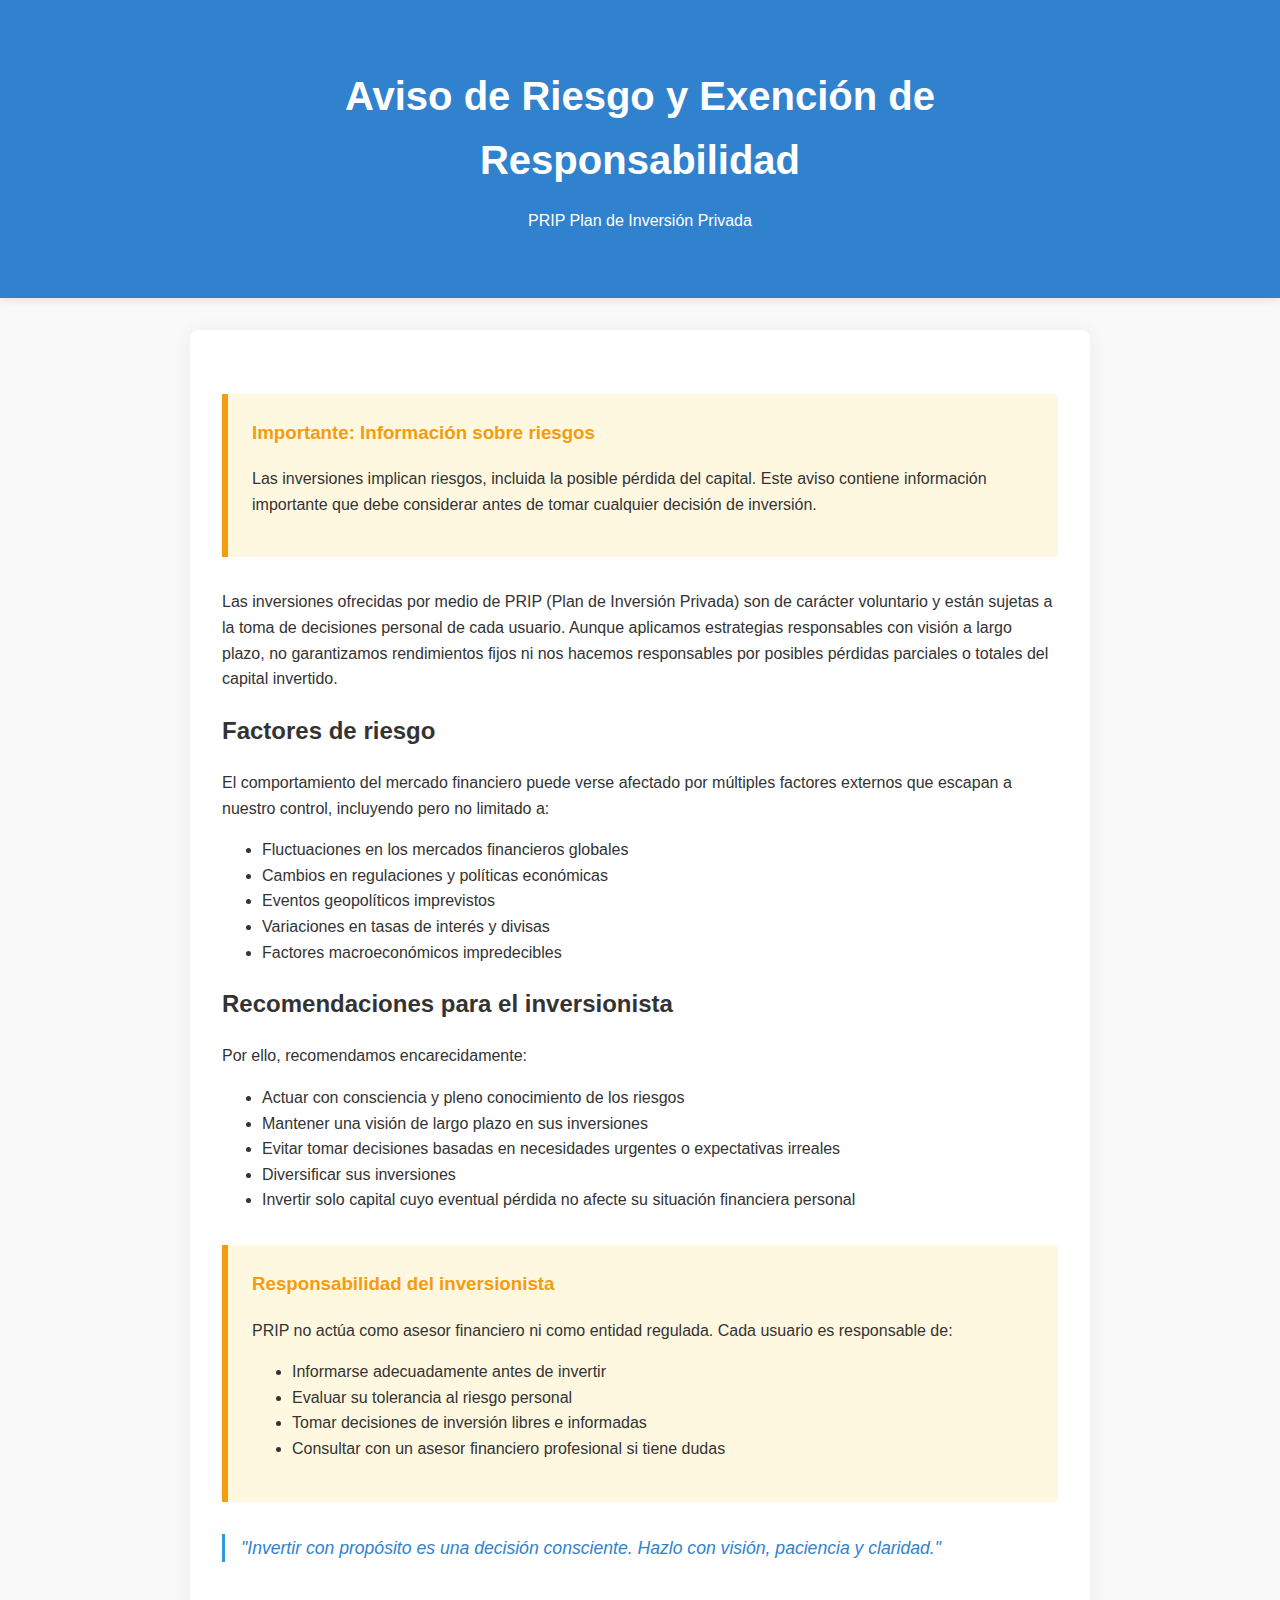
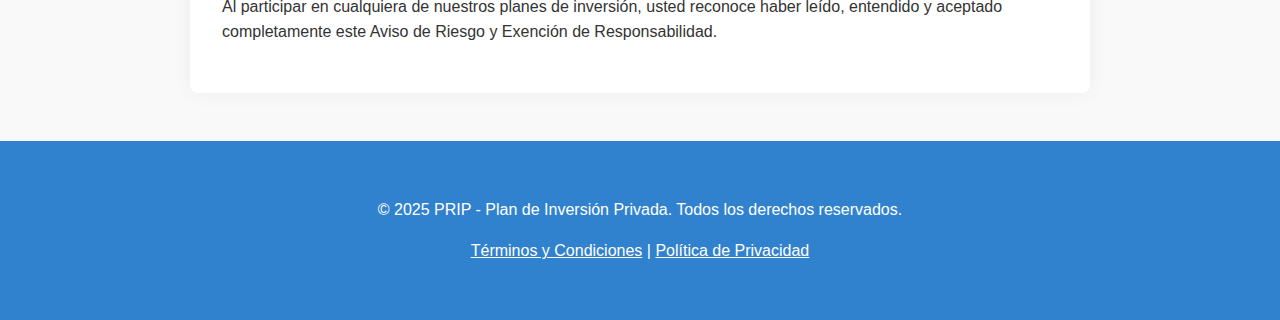
<file: Aviso de Riesgo.html>
<!DOCTYPE html>
<html lang="es">
<head>
    <meta charset="UTF-8">
    <meta name="viewport" content="width=device-width, initial-scale=1.0">
    <title>Aviso de Riesgo | PRIP Inversión</title>
    <style>
        :root {
            --primary-color: #3182ce;
            --secondary-color: #3498db;
            --accent-color: #e74c3c;
            --light-color: #ecf0f1;
            --dark-color: #3182ce;
            --warning-color: #f39c12;
        }
        
        body {
            font-family: 'Segoe UI', Tahoma, Geneva, Verdana, sans-serif;
            line-height: 1.6;
            color: #333;
            margin: 0;
            padding: 0;
            background-color: #f9f9f9;
        }
        
        .header {
            background-color: var(--primary-color);
            color: white;
            padding: 2rem 0;
            text-align: center;
            box-shadow: 0 2px 10px rgba(0,0,0,0.1);
        }
        
        .header h1 {
            margin: 0;
            font-size: 2.5rem;
        }
        
        .container {
            max-width: 900px;
            margin: 2rem auto;
            padding: 0 20px;
        }
        
        .disclaimer-content {
            background: white;
            padding: 2rem;
            border-radius: 8px;
            box-shadow: 0 0 20px rgba(0,0,0,0.05);
        }
        
        .warning-box {
            background-color: #fff8e1;
            border-left: 6px solid var(--warning-color);
            padding: 1.5rem;
            margin: 2rem 0;
            border-radius: 0 4px 4px 0;
        }
        
        .warning-box h3 {
            color: var(--warning-color);
            margin-top: 0;
        }
        
        .quote {
            font-style: italic;
            font-size: 1.1rem;
            color: var(--primary-color);
            border-left: 3px solid var(--secondary-color);
            padding-left: 1rem;
            margin: 2rem 0;
        }
        
        .footer {
            background-color: var(--dark-color);
            color: white;
            text-align: center;
            padding: 1.5rem 0;
            margin-top: 3rem;
        }
        
        @media (max-width: 768px) {
            .container {
                padding: 0 15px;
            }
            
            .disclaimer-content {
                padding: 1.5rem;
            }
            
            .header h1 {
                font-size: 2rem;
            }
        }
    </style>
</head>
<body>
    <header class="header">
        <div class="container">
            <h1>Aviso de Riesgo y Exención de Responsabilidad</h1>
            <p>PRIP Plan de Inversión Privada</p>
        </div>
    </header>
    
    <div class="container">
        <div class="disclaimer-content">
            <div class="warning-box">
                <h3>Importante: Información sobre riesgos</h3>
                <p>Las inversiones implican riesgos, incluida la posible pérdida del capital. Este aviso contiene información importante que debe considerar antes de tomar cualquier decisión de inversión.</p>
            </div>
            
            <p>Las inversiones ofrecidas por medio de PRIP (Plan de Inversión Privada) son de carácter voluntario y están sujetas a la toma de decisiones personal de cada usuario. Aunque aplicamos estrategias responsables con visión a largo plazo, no garantizamos rendimientos fijos ni nos hacemos responsables por posibles pérdidas parciales o totales del capital invertido.</p>
            
            <h2>Factores de riesgo</h2>
            <p>El comportamiento del mercado financiero puede verse afectado por múltiples factores externos que escapan a nuestro control, incluyendo pero no limitado a:</p>
            <ul>
                <li>Fluctuaciones en los mercados financieros globales</li>
                <li>Cambios en regulaciones y políticas económicas</li>
                <li>Eventos geopolíticos imprevistos</li>
                <li>Variaciones en tasas de interés y divisas</li>
                <li>Factores macroeconómicos impredecibles</li>
            </ul>
            
            <h2>Recomendaciones para el inversionista</h2>
            <p>Por ello, recomendamos encarecidamente:</p>
            <ul>
                <li>Actuar con consciencia y pleno conocimiento de los riesgos</li>
                <li>Mantener una visión de largo plazo en sus inversiones</li>
                <li>Evitar tomar decisiones basadas en necesidades urgentes o expectativas irreales</li>
                <li>Diversificar sus inversiones</li>
                <li>Invertir solo capital cuyo eventual pérdida no afecte su situación financiera personal</li>
            </ul>
            
            <div class="warning-box">
                <h3>Responsabilidad del inversionista</h3>
                <p>PRIP no actúa como asesor financiero ni como entidad regulada. Cada usuario es responsable de:</p>
                <ul>
                    <li>Informarse adecuadamente antes de invertir</li>
                    <li>Evaluar su tolerancia al riesgo personal</li>
                    <li>Tomar decisiones de inversión libres e informadas</li>
                    <li>Consultar con un asesor financiero profesional si tiene dudas</li>
                </ul>
            </div>
            
            <div class="quote">
                <p>"Invertir con propósito es una decisión consciente. Hazlo con visión, paciencia y claridad."</p>
            </div>
            
            <p>Al participar en cualquiera de nuestros planes de inversión, usted reconoce haber leído, entendido y aceptado completamente este Aviso de Riesgo y Exención de Responsabilidad.</p>
        </div>
    </div>
    
    <footer class="footer">
        <div class="container">
            <p>© 2025 PRIP - Plan de Inversión Privada. Todos los derechos reservados.</p>
            <p>
                <a href="Terminos y Condiciones.html" style="color: white;">Términos y Condiciones</a> | 
                <a href="Politica de Privacidad.html" style="color: white;">Política de Privacidad</a>
            </p>
        </div>
    </footer>
</body>
</html>
</file>
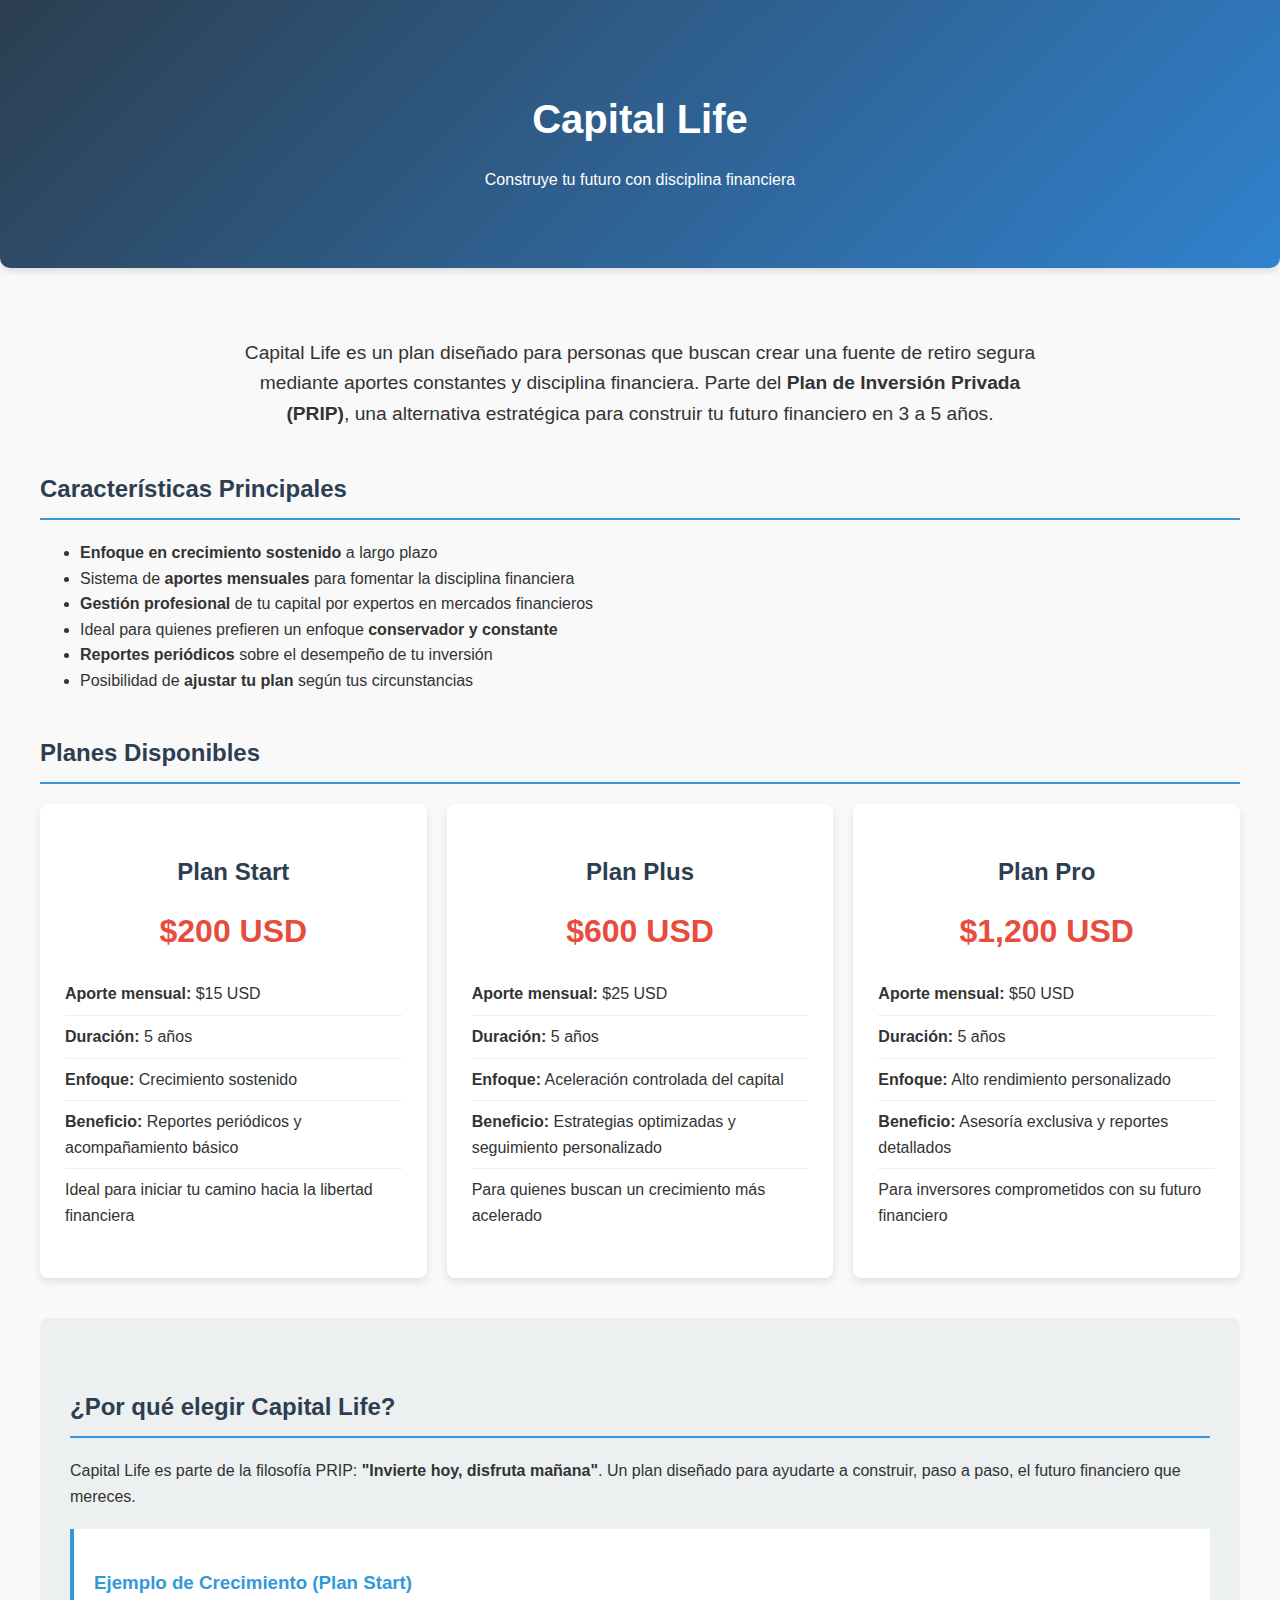
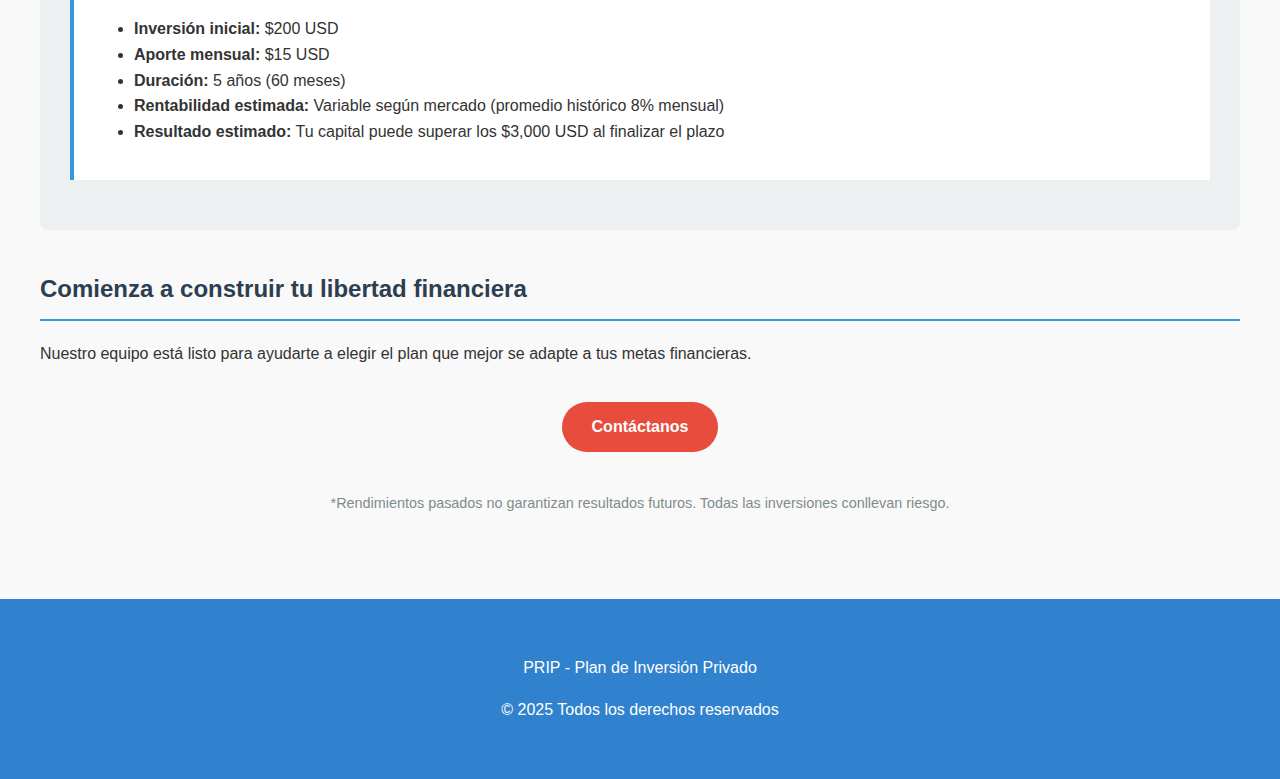
<file: Capital Lite.html>
<!DOCTYPE html>
<html lang="es">
<head>
    <meta charset="UTF-8">
    <meta name="viewport" content="width=device-width, initial-scale=1.0">
    <title>Capital Life - PRIP</title>
    <style>
        :root {
            --primary-color: #2c3e50;
            --secondary-color: #3498db;
            --accent-color: #e74c3c;
            --light-color: #ecf0f1;
            --dark-color: #3182ce;
            --text-color: #333;
            --text-light: #7f8c8d;
        }
        
        body {
            font-family: 'Segoe UI', Tahoma, Geneva, Verdana, sans-serif;
            line-height: 1.6;
            color: var(--text-color);
            margin: 0;
            padding: 0;
            background-color: #f9f9f9;
        }
        
        .container {
            max-width: 1200px;
            margin: 0 auto;
            padding: 20px;
        }
        
        header {
            background: linear-gradient(135deg, var(--primary-color), var(--dark-color));
            color: white;
            padding: 40px 20px;
            text-align: center;
            margin-bottom: 30px;
            border-radius: 0 0 10px 10px;
            box-shadow: 0 4px 6px rgba(0, 0, 0, 0.1);
        }
        
        h1 {
            font-size: 2.5rem;
            margin-bottom: 10px;
        }
        
        h2 {
            color: var(--primary-color);
            border-bottom: 2px solid var(--secondary-color);
            padding-bottom: 10px;
            margin-top: 40px;
        }
        
        h3 {
            color: var(--secondary-color);
        }
        
        .intro {
            font-size: 1.2rem;
            max-width: 800px;
            margin: 0 auto 40px;
            text-align: center;
        }
        
        .plans-container {
            display: flex;
            flex-wrap: wrap;
            justify-content: space-between;
            gap: 20px;
            margin-bottom: 40px;
        }
        
        .plan-card {
            background: white;
            border-radius: 8px;
            box-shadow: 0 4px 8px rgba(0, 0, 0, 0.1);
            padding: 25px;
            flex: 1;
            min-width: 300px;
            transition: transform 0.3s ease;
        }
        
        .plan-card:hover {
            transform: translateY(-5px);
        }
        
        .plan-title {
            font-size: 1.5rem;
            color: var(--primary-color);
            margin-bottom: 15px;
            text-align: center;
        }
        
        .plan-price {
            font-size: 2rem;
            color: var(--accent-color);
            text-align: center;
            margin: 15px 0;
            font-weight: bold;
        }
        
        .plan-features {
            list-style-type: none;
            padding: 0;
        }
        
        .plan-features li {
            padding: 8px 0;
            border-bottom: 1px solid #eee;
        }
        
        .plan-features li:last-child {
            border-bottom: none;
        }
        
        .highlight-section {
            background-color: var(--light-color);
            padding: 30px;
            border-radius: 8px;
            margin: 40px 0;
        }
        
        .example-box {
            background: white;
            border-left: 4px solid var(--secondary-color);
            padding: 20px;
            margin: 20px 0;
        }
        
        .cta-button {
            display: inline-block;
            background-color: var(--accent-color);
            color: white;
            padding: 12px 30px;
            border-radius: 50px;
            text-decoration: none;
            font-weight: bold;
            margin-top: 20px;
            transition: background-color 0.3s ease;
        }
        
        .cta-button:hover {
            background-color: #c0392b;
        }
        
        .disclaimer {
            font-size: 0.9rem;
            color: var(--text-light);
            margin-top: 40px;
            text-align: center;
        }
        
        footer {
            background-color: var(--dark-color);
            color: white;
            text-align: center;
            padding: 20px;
            margin-top: 50px;
        }
        
        @media (max-width: 768px) {
            .plans-container {
                flex-direction: column;
            }
            
            .plan-card {
                width: 100%;
            }
        }
    </style>
</head>
<body>
    <header>
        <div class="container">
            <h1>Capital Life</h1>
            <p>Construye tu futuro con disciplina financiera</p>
        </div>
    </header>
    
    <div class="container">
        <section>
            <div class="intro">
                <p>Capital Life es un plan diseñado para personas que buscan crear una fuente de retiro segura mediante aportes constantes y disciplina financiera. Parte del <strong>Plan de Inversión Privada (PRIP)</strong>, una alternativa estratégica para construir tu futuro financiero en 3 a 5 años.</p>
            </div>
            
            <h2>Características Principales</h2>
            <ul>
                <li><strong>Enfoque en crecimiento sostenido</strong> a largo plazo</li>
                <li>Sistema de <strong>aportes mensuales</strong> para fomentar la disciplina financiera</li>
                <li><strong>Gestión profesional</strong> de tu capital por expertos en mercados financieros</li>
                <li>Ideal para quienes prefieren un enfoque <strong>conservador y constante</strong></li>
                <li><strong>Reportes periódicos</strong> sobre el desempeño de tu inversión</li>
                <li>Posibilidad de <strong>ajustar tu plan</strong> según tus circunstancias</li>
            </ul>
        </section>
        
        <section>
            <h2>Planes Disponibles</h2>
            <div class="plans-container">
                <div class="plan-card">
                    <h3 class="plan-title">Plan Start</h3>
                    <div class="plan-price">$200 USD</div>
                    <ul class="plan-features">
                        <li><strong>Aporte mensual:</strong> $15 USD</li>
                        <li><strong>Duración:</strong> 5 años</li>
                        <li><strong>Enfoque:</strong> Crecimiento sostenido</li>
                        <li><strong>Beneficio:</strong> Reportes periódicos y acompañamiento básico</li>
                        <li>Ideal para iniciar tu camino hacia la libertad financiera</li>
                    </ul>
                </div>
                
                <div class="plan-card">
                    <h3 class="plan-title">Plan Plus</h3>
                    <div class="plan-price">$600 USD</div>
                    <ul class="plan-features">
                        <li><strong>Aporte mensual:</strong> $25 USD</li>
                        <li><strong>Duración:</strong> 5 años</li>
                        <li><strong>Enfoque:</strong> Aceleración controlada del capital</li>
                        <li><strong>Beneficio:</strong> Estrategias optimizadas y seguimiento personalizado</li>
                        <li>Para quienes buscan un crecimiento más acelerado</li>
                    </ul>
                </div>
                
                <div class="plan-card">
                    <h3 class="plan-title">Plan Pro</h3>
                    <div class="plan-price">$1,200 USD</div>
                    <ul class="plan-features">
                        <li><strong>Aporte mensual:</strong> $50 USD</li>
                        <li><strong>Duración:</strong> 5 años</li>
                        <li><strong>Enfoque:</strong> Alto rendimiento personalizado</li>
                        <li><strong>Beneficio:</strong> Asesoría exclusiva y reportes detallados</li>
                        <li>Para inversores comprometidos con su futuro financiero</li>
                    </ul>
                </div>
            </div>
        </section>
        
        <section class="highlight-section">
            <h2>¿Por qué elegir Capital Life?</h2>
            <p>Capital Life es parte de la filosofía PRIP: <strong>"Invierte hoy, disfruta mañana"</strong>. Un plan diseñado para ayudarte a construir, paso a paso, el futuro financiero que mereces.</p>
            
            <div class="example-box">
                <h3>Ejemplo de Crecimiento (Plan Start)</h3>
                <ul>
                    <li><strong>Inversión inicial:</strong> $200 USD</li>
                    <li><strong>Aporte mensual:</strong> $15 USD</li>
                    <li><strong>Duración:</strong> 5 años (60 meses)</li>
                    <li><strong>Rentabilidad estimada:</strong> Variable según mercado (promedio histórico 8% mensual)</li>
                    <li><strong>Resultado estimado:</strong> Tu capital puede superar los $3,000 USD al finalizar el plazo</li>
                </ul>
            </div>
        </section>
        
        <section id="registro">
            <h2>Comienza a construir tu libertad financiera</h2>
            <p>Nuestro equipo está listo para ayudarte a elegir el plan que mejor se adapte a tus metas financieras.</p>
            <!-- Aquí puedes agregar un formulario de contacto o registro -->
            <p style="text-align: center;">
                <a href="mailto:info@pripinversion.com" class="cta-button">Contáctanos</a>
            </p>
        </section>
        
        <p class="disclaimer">
            *Rendimientos pasados no garantizan resultados futuros. Todas las inversiones conllevan riesgo.
        </p>
    </div>
    
    <footer>
        <div class="container">
            <p>PRIP - Plan de Inversión Privado</p>
            <p>© 2025 Todos los derechos reservados</p>
        </div>
    </footer>
</body>
</html>
</file>
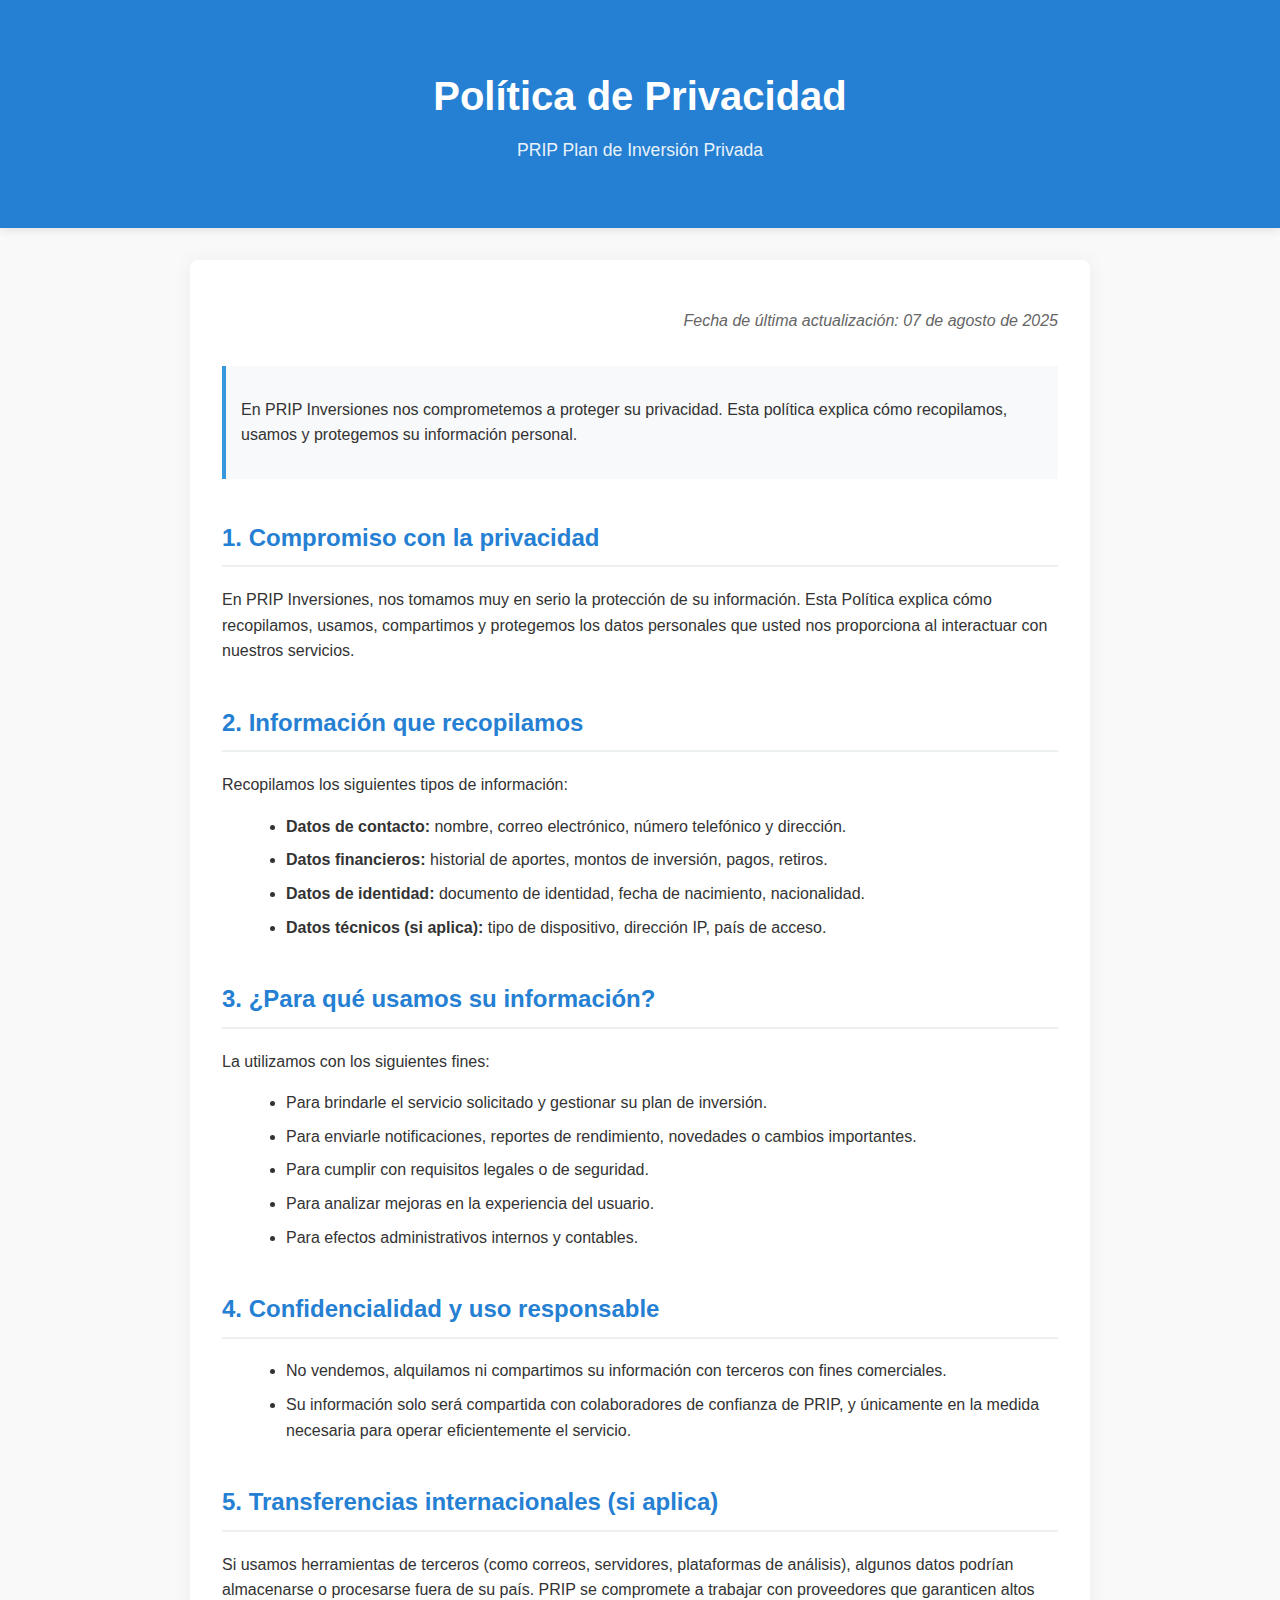
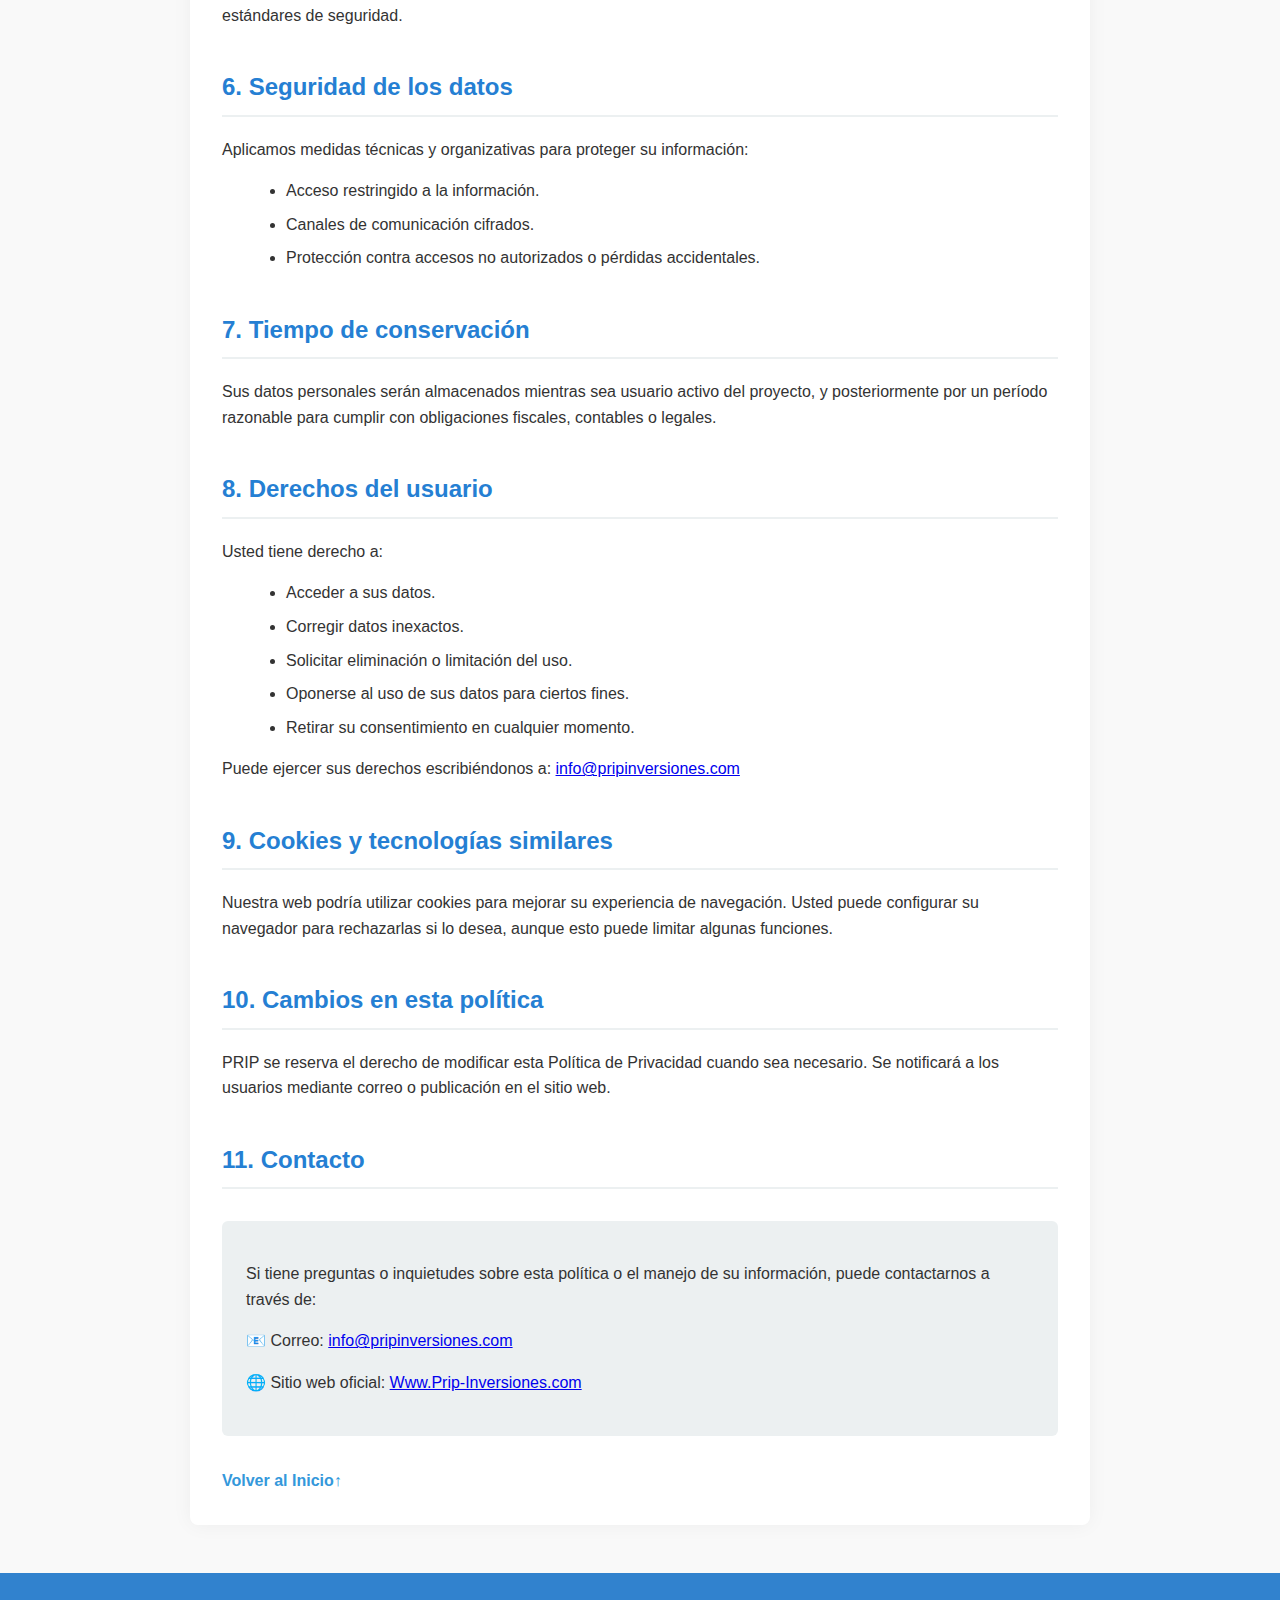
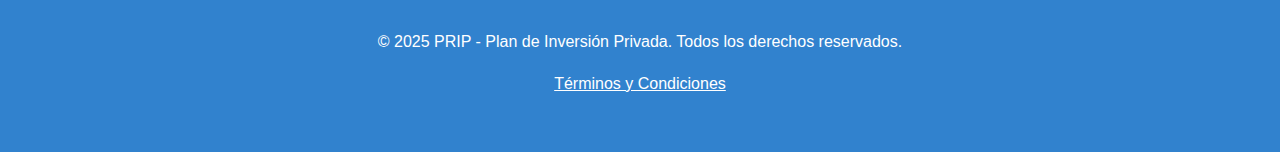
<file: Politica de Privacidad.html>
<!DOCTYPE html>
<html lang="es">
<head>
    <meta charset="UTF-8">
    <meta name="viewport" content="width=device-width, initial-scale=1.0">
    <title>Política de Privacidad | PRIP Inversión</title>
    <style>
        :root {
            --primary-color: #257FD3;
            --secondary-color: #3498db;
            --accent-color: #e74c3c;
            --light-color: #ecf0f1;
            --dark-color: #3182ce;
        }
        
        body {
            font-family: 'Segoe UI', Tahoma, Geneva, Verdana, sans-serif;
            line-height: 1.6;
            color: #333;
            margin: 0;
            padding: 0;
            background-color: #f9f9f9;
        }
        
        .header {
            background-color: var(--primary-color);
            color: white;
            padding: 2rem 0;
            text-align: center;
            box-shadow: 0 2px 10px rgba(0,0,0,0.1);
        }
        
        .header h1 {
            margin: 0;
            font-size: 2.5rem;
        }
        
        .header p {
            margin: 0.5rem 0 0;
            font-size: 1.1rem;
            opacity: 0.9;
        }
        
        .container {
            max-width: 900px;
            margin: 2rem auto;
            padding: 0 20px;
        }
        
        .privacy-content {
            background: white;
            padding: 2rem;
            border-radius: 8px;
            box-shadow: 0 0 20px rgba(0,0,0,0.05);
        }
        
        h2 {
            color: var(--primary-color);
            margin-top: 2.5rem;
            padding-bottom: 0.5rem;
            border-bottom: 2px solid var(--light-color);
        }
        
        h3 {
            color: var(--secondary-color);
            margin-top: 1.5rem;
        }
        
        ul {
            margin-left: 1.5rem;
        }
        
        li {
            margin-bottom: 0.5rem;
        }
        
        .highlight {
            background-color: #f8f9fa;
            padding: 15px;
            border-left: 4px solid var(--secondary-color);
            margin: 1rem 0;
        }
        
        .update-date {
            text-align: right;
            font-style: italic;
            color: #666;
            margin-bottom: 2rem;
        }
        
        .footer {
            background-color: var(--dark-color);
            color: white;
            text-align: center;
            padding: 1.5rem 0;
            margin-top: 3rem;
        }
        
        .back-to-top {
            display: inline-block;
            margin-top: 2rem;
            color: var(--secondary-color);
            text-decoration: none;
            font-weight: bold;
        }
        
        .contact-info {
            background-color: var(--light-color);
            padding: 1.5rem;
            border-radius: 6px;
            margin-top: 2rem;
        }
        
        @media (max-width: 768px) {
            .container {
                padding: 0 15px;
            }
            
            .privacy-content {
                padding: 1.5rem;
            }
            
            .header h1 {
                font-size: 2rem;
            }
        }
    </style>
</head>
<body>
    <header class="header">
        <div class="container">
            <h1>Política de Privacidad</h1>
            <p>PRIP Plan de Inversión Privada</p>
        </div>
    </header>
    
    <div class="container">
        <div class="privacy-content">
            <div class="update-date">
                <p>Fecha de última actualización: 07 de agosto de 2025</p>
            </div>
            
            <div class="highlight">
                <p>En PRIP Inversiones nos comprometemos a proteger su privacidad. Esta política explica cómo recopilamos, usamos y protegemos su información personal.</p>
            </div>
            
            <h2 id="compromiso">1. Compromiso con la privacidad</h2>
            <p>En PRIP Inversiones, nos tomamos muy en serio la protección de su información. Esta Política explica cómo recopilamos, usamos, compartimos y protegemos los datos personales que usted nos proporciona al interactuar con nuestros servicios.</p>
            
            <h2 id="informacion">2. Información que recopilamos</h2>
            <p>Recopilamos los siguientes tipos de información:</p>
            <ul>
                <li><strong>Datos de contacto:</strong> nombre, correo electrónico, número telefónico y dirección.</li>
                <li><strong>Datos financieros:</strong> historial de aportes, montos de inversión, pagos, retiros.</li>
                <li><strong>Datos de identidad:</strong> documento de identidad, fecha de nacimiento, nacionalidad.</li>
                <li><strong>Datos técnicos (si aplica):</strong> tipo de dispositivo, dirección IP, país de acceso.</li>
            </ul>
            
            <h2 id="uso">3. ¿Para qué usamos su información?</h2>
            <p>La utilizamos con los siguientes fines:</p>
            <ul>
                <li>Para brindarle el servicio solicitado y gestionar su plan de inversión.</li>
                <li>Para enviarle notificaciones, reportes de rendimiento, novedades o cambios importantes.</li>
                <li>Para cumplir con requisitos legales o de seguridad.</li>
                <li>Para analizar mejoras en la experiencia del usuario.</li>
                <li>Para efectos administrativos internos y contables.</li>
            </ul>
            
            <h2 id="confidencialidad">4. Confidencialidad y uso responsable</h2>
            <ul>
                <li>No vendemos, alquilamos ni compartimos su información con terceros con fines comerciales.</li>
                <li>Su información solo será compartida con colaboradores de confianza de PRIP, y únicamente en la medida necesaria para operar eficientemente el servicio.</li>
            </ul>
            
            <h2 id="transferencias">5. Transferencias internacionales (si aplica)</h2>
            <p>Si usamos herramientas de terceros (como correos, servidores, plataformas de análisis), algunos datos podrían almacenarse o procesarse fuera de su país. PRIP se compromete a trabajar con proveedores que garanticen altos estándares de seguridad.</p>
            
            <h2 id="seguridad">6. Seguridad de los datos</h2>
            <p>Aplicamos medidas técnicas y organizativas para proteger su información:</p>
            <ul>
                <li>Acceso restringido a la información.</li>
                <li>Canales de comunicación cifrados.</li>
                <li>Protección contra accesos no autorizados o pérdidas accidentales.</li>
            </ul>
            
            <h2 id="conservacion">7. Tiempo de conservación</h2>
            <p>Sus datos personales serán almacenados mientras sea usuario activo del proyecto, y posteriormente por un período razonable para cumplir con obligaciones fiscales, contables o legales.</p>
            
            <h2 id="derechos">8. Derechos del usuario</h2>
            <p>Usted tiene derecho a:</p>
            <ul>
                <li>Acceder a sus datos.</li>
                <li>Corregir datos inexactos.</li>
                <li>Solicitar eliminación o limitación del uso.</li>
                <li>Oponerse al uso de sus datos para ciertos fines.</li>
                <li>Retirar su consentimiento en cualquier momento.</li>
            </ul>
            <p>Puede ejercer sus derechos escribiéndonos a: <a href="mailto:info@pripinversiones.com">info@pripinversiones.com</a></p>
            
            <h2 id="cookies">9. Cookies y tecnologías similares</h2>
            <p>Nuestra web podría utilizar cookies para mejorar su experiencia de navegación. Usted puede configurar su navegador para rechazarlas si lo desea, aunque esto puede limitar algunas funciones.</p>
            
            <h2 id="cambios">10. Cambios en esta política</h2>
            <p>PRIP se reserva el derecho de modificar esta Política de Privacidad cuando sea necesario. Se notificará a los usuarios mediante correo o publicación en el sitio web.</p>
            
            <h2 id="contacto">11. Contacto</h2>
            <div class="contact-info">
                <p>Si tiene preguntas o inquietudes sobre esta política o el manejo de su información, puede contactarnos a través de:</p>
                <p>📧 Correo: <a href="mailto:info@pripinversiones.com">info@pripinversiones.com</a></p>
                <p>🌐 Sitio web oficial: <a href="https://prip2025.github.io/PRIP-WEB/">Www.Prip-Inversiones.com</a></p>
            </div>
            
            <a href="index.html" class="back-to-top">Volver al Inicio↑</a>
        </div>
    </div>
    
    <footer class="footer">
        <div class="container">
            <p>© 2025 PRIP - Plan de Inversión Privada. Todos los derechos reservados.</p>
            <p><a href="Terminos y Condiciones.html" style="color: white;">Términos y Condiciones</a>
        </div>
    </footer>
    
    <script>
        // Smooth scrolling for anchor links
        document.querySelectorAll('a[href^="#"]').forEach(anchor => {
            anchor.addEventListener('click', function (e) {
                e.preventDefault();
                
                document.querySelector(this.getAttribute('href')).scrollIntoView({
                    behavior: 'smooth'
                });
            });
        });
        
        // Back to top button functionality
        const backToTop = document.querySelector('.back-to-top');
        window.addEventListener('scroll', () => {
            if (window.pageYOffset > 300) {
                backToTop.style.display = 'inline-block';
            } else {
                backToTop.style.display = 'none';
            }
        });
    </script>
</body>
</html>
</file>
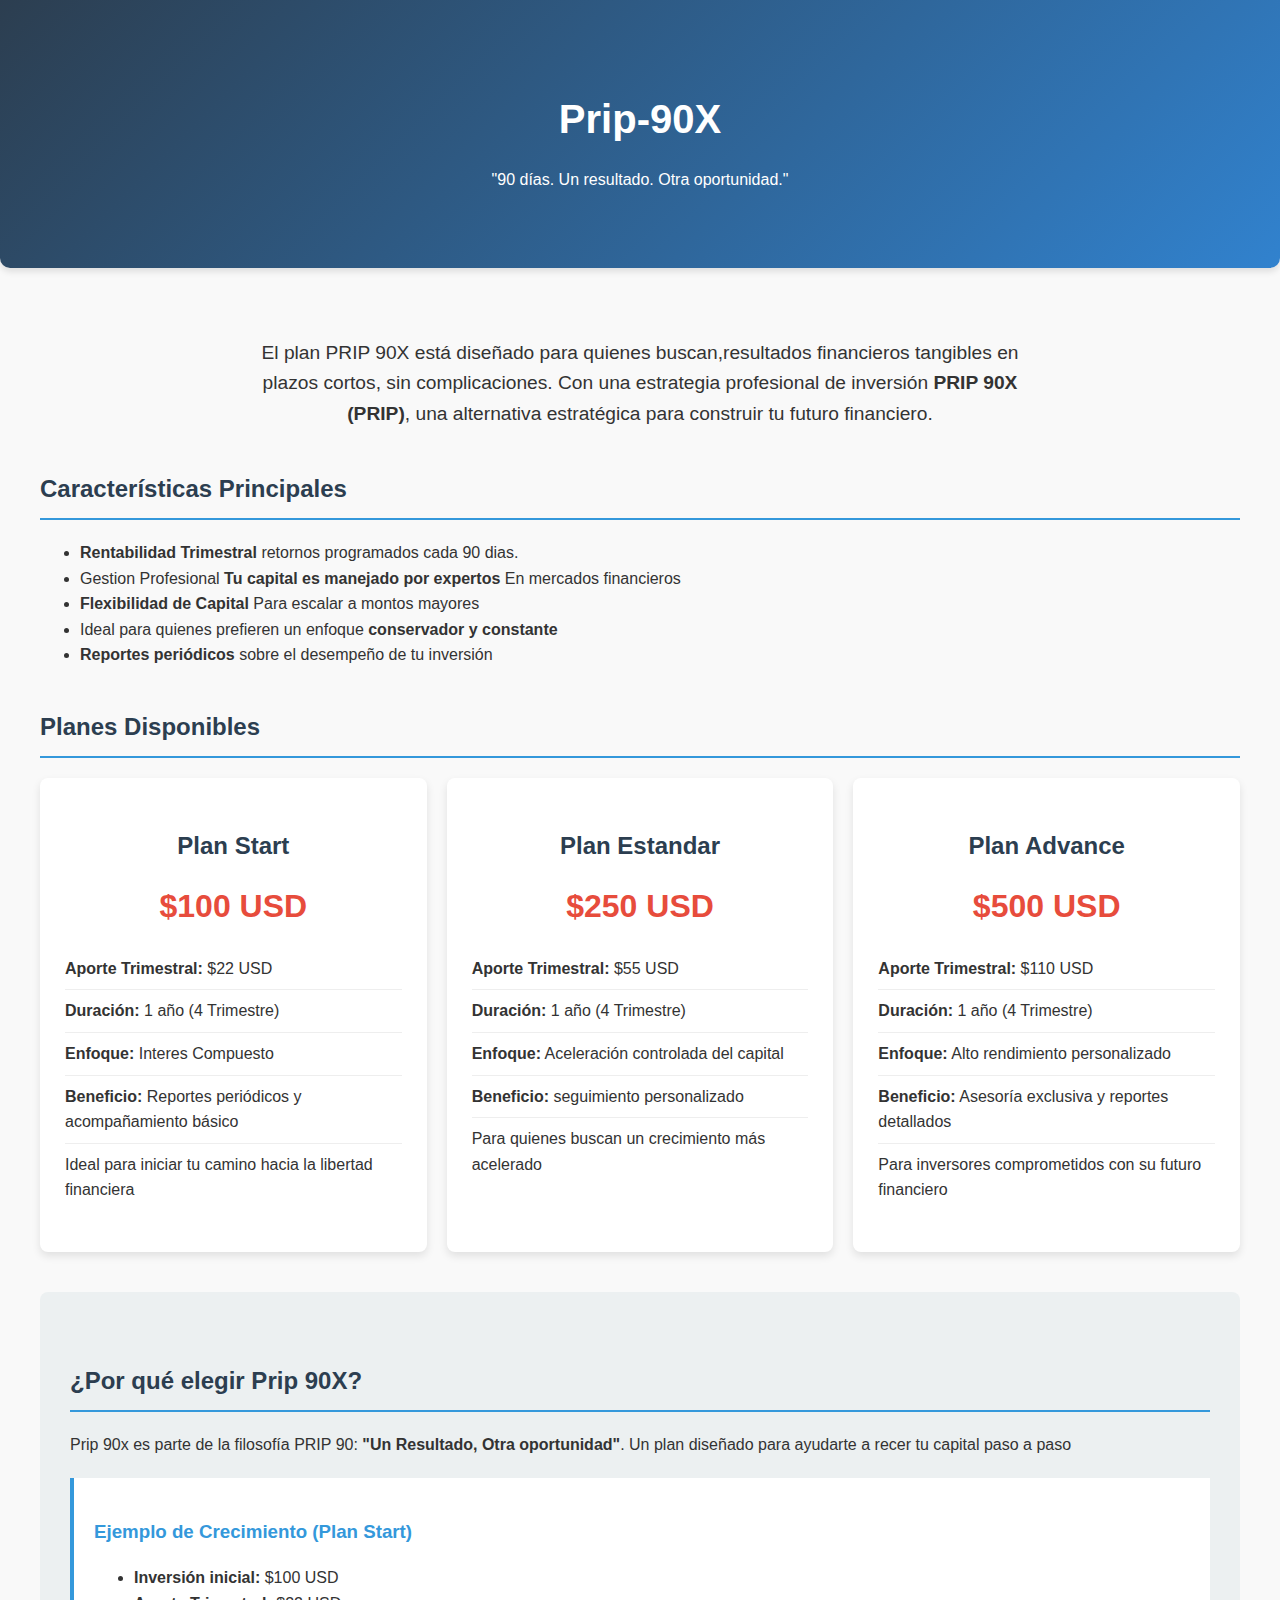
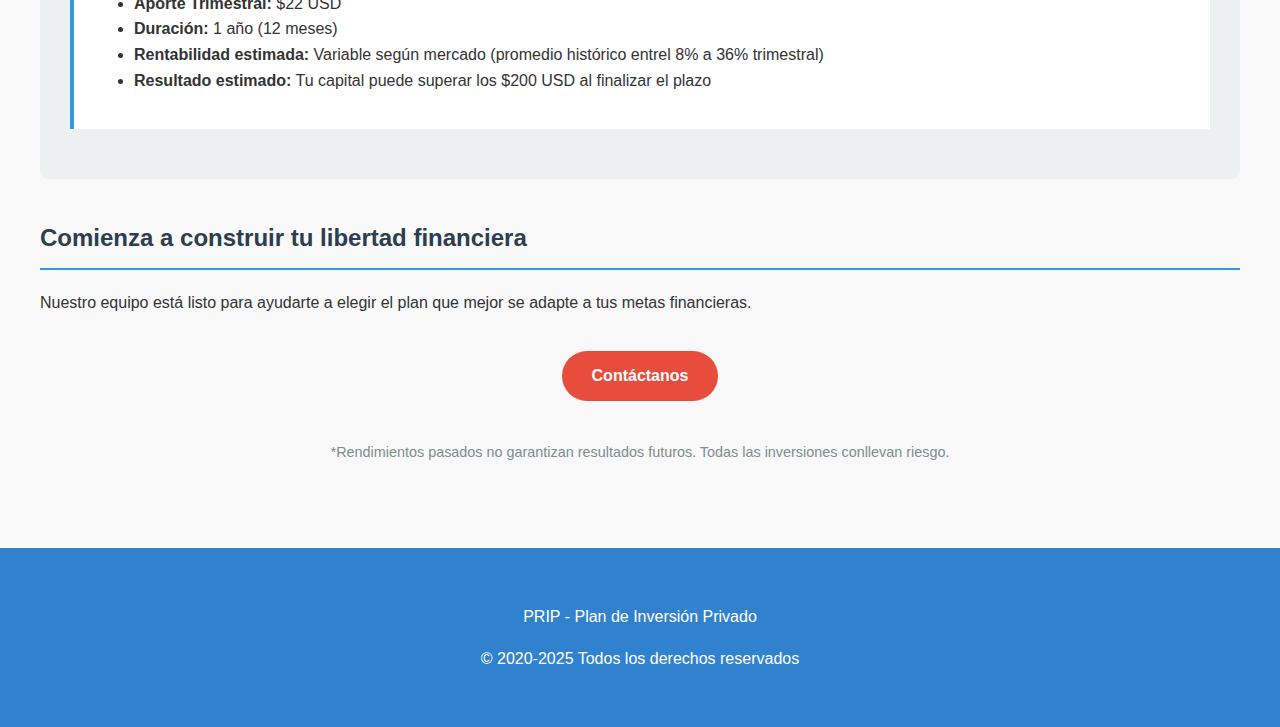
<file: PRIP-90X.html>
<!DOCTYPE html>
<html lang="es">
<head>
    <meta charset="UTF-8">
    <meta name="viewport" content="width=device-width, initial-scale=1.0">
    <title>PRIP-90X</title>
    <style>
        :root {
            --primary-color: #2c3e50;
            --secondary-color: #3498db;
            --accent-color: #e74c3c;
            --light-color: #ecf0f1;
            --dark-color: #3182ce;
            --text-color: #333;
            --text-light: #7f8c8d;
        }
        
        body {
            font-family: 'Segoe UI', Tahoma, Geneva, Verdana, sans-serif;
            line-height: 1.6;
            color: var(--text-color);
            margin: 0;
            padding: 0;
            background-color: #f9f9f9;
        }
        
        .container {
            max-width: 1200px;
            margin: 0 auto;
            padding: 20px;
        }
        
        header {
            background: linear-gradient(135deg, var(--primary-color), var(--dark-color));
            color: white;
            padding: 40px 20px;
            text-align: center;
            margin-bottom: 30px;
            border-radius: 0 0 10px 10px;
            box-shadow: 0 4px 6px rgba(0, 0, 0, 0.1);

        }
        
        h1 {
            font-size: 2.5rem;
            margin-bottom: 10px;
        }
        
        h2 {
            color: var(--primary-color);
            border-bottom: 2px solid var(--secondary-color);
            padding-bottom: 10px;
            margin-top: 40px;
        }
        
        h3 {
            color: var(--secondary-color);
        }
        
        .intro {
            font-size: 1.2rem;
            max-width: 800px;
            margin: 0 auto 40px;
            text-align: center;
        }
        
        .plans-container {
            display: flex;
            flex-wrap: wrap;
            justify-content: space-between;
            gap: 20px;
            margin-bottom: 40px;
        }
        
        .plan-card {
            background: white;
            border-radius: 8px;
            box-shadow: 0 4px 8px rgba(0, 0, 0, 0.1);
            padding: 25px;
            flex: 1;
            min-width: 300px;
            transition: transform 0.3s ease;
        }
        
        .plan-card:hover {
            transform: translateY(-5px);
        }
        
        .plan-title {
            font-size: 1.5rem;
            color: var(--primary-color);
            margin-bottom: 15px;
            text-align: center;
        }
        
        .plan-price {
            font-size: 2rem;
            color: var(--accent-color);
            text-align: center;
            margin: 15px 0;
            font-weight: bold;
        }
        
        .plan-features {
            list-style-type: none;
            padding: 0;
        }
        
        .plan-features li {
            padding: 8px 0;
            border-bottom: 1px solid #eee;
        }
        
        .plan-features li:last-child {
            border-bottom: none;
        }
        
        .highlight-section {
            background-color: var(--light-color);
            padding: 30px;
            border-radius: 8px;
            margin: 40px 0;
        }
        
        .example-box {
            background: white;
            border-left: 4px solid var(--secondary-color);
            padding: 20px;
            margin: 20px 0;
        }
        
        .cta-button {
            display: inline-block;
            background-color: var(--accent-color);
            color: white;
            padding: 12px 30px;
            border-radius: 50px;
            text-decoration: none;
            font-weight: bold;
            margin-top: 20px;
            transition: background-color 0.3s ease;
        }
        
        .cta-button:hover {
            background-color: #c0392b;
        }
        
        .disclaimer {
            font-size: 0.9rem;
            color: var(--text-light);
            margin-top: 40px;
            text-align: center;
        }
        
        footer {
            background-color: var(--dark-color);
            color: white;
            text-align: center;
            padding: 20px;
            margin-top: 50px;
        }
        
        @media (max-width: 768px) {
            .plans-container {
                flex-direction: column;
            }
            
            .plan-card {
                width: 100%;
            }
        }
    </style>
</head>
<body>
    <header>
        <div class="container">
            <h1>Prip-90X</h1>
            <p>"90 días. Un resultado. Otra oportunidad."</p>
        </div>
    </header>
    
    <div class="container">
        <section>
            <div class="intro">
                <p>El plan PRIP 90X está diseñado para quienes buscan,resultados financieros tangibles en plazos cortos, sin complicaciones. Con una estrategia profesional de inversión <strong>PRIP 90X (PRIP)</strong>, una alternativa estratégica para construir tu futuro financiero.</p>
            </div>
            
            <h2>Características Principales</h2>
            <ul>
                <li><strong>Rentabilidad Trimestral</strong> retornos programados cada 90 dias.</li>
                <li>Gestion Profesional <strong> Tu capital es manejado por expertos</strong> En mercados financieros</li>
                <li><strong>Flexibilidad de Capital</strong> Para escalar a montos mayores</li>
                <li>Ideal para quienes prefieren un enfoque <strong>conservador y constante</strong></li>
                <li><strong>Reportes periódicos</strong> sobre el desempeño de tu inversión</li>
            </ul>
        </section>
        
        <section>
            <h2>Planes Disponibles</h2>
            <div class="plans-container">
                <div class="plan-card">
                    <h3 class="plan-title">Plan Start</h3>
                    <div class="plan-price">$100 USD</div>
                    <ul class="plan-features">
                        <li><strong>Aporte Trimestral:</strong> $22 USD</li>
                        <li><strong>Duración:</strong> 1 año (4 Trimestre)</li>
                        <li><strong>Enfoque:</strong> Interes Compuesto </li>
                        <li><strong>Beneficio:</strong> Reportes periódicos y acompañamiento básico</li>
                        <li>Ideal para iniciar tu camino hacia la libertad financiera</li>
                    </ul>
                </div>
                
                <div class="plan-card">
                    <h3 class="plan-title">Plan Estandar</h3>
                    <div class="plan-price">$250 USD</div>
                    <ul class="plan-features">
                        <li><strong>Aporte Trimestral:</strong> $55 USD</li>
                        <li><strong>Duración:</strong> 1 año (4 Trimestre)</li>
                        <li><strong>Enfoque:</strong> Aceleración controlada del capital</li>
                        <li><strong>Beneficio:</strong> seguimiento personalizado</li>
                        <li>Para quienes buscan un crecimiento más acelerado</li>
                    </ul>
                </div>
                
                <div class="plan-card">
                    <h3 class="plan-title">Plan Advance</h3>
                    <div class="plan-price">$500 USD</div>
                    <ul class="plan-features">
                        <li><strong>Aporte Trimestral:</strong> $110 USD</li>
                        <li><strong>Duración:</strong> 1 año (4 Trimestre)</li>
                        <li><strong>Enfoque:</strong> Alto rendimiento personalizado</li>
                        <li><strong>Beneficio:</strong> Asesoría exclusiva y reportes detallados</li>
                        <li>Para inversores comprometidos con su futuro financiero</li>
                    </ul>
                </div>
            </div>
        </section>
        
        <section class="highlight-section">
            <h2>¿Por qué elegir Prip 90X?</h2>
            <p>Prip 90x es parte de la filosofía PRIP 90: <strong>"Un Resultado, Otra oportunidad"</strong>. Un plan diseñado para ayudarte a recer tu capital paso a paso </p>
            
            <div class="example-box">
                <h3>Ejemplo de Crecimiento (Plan Start)</h3>
                <ul>
                    <li><strong>Inversión inicial:</strong> $100 USD</li>
                    <li><strong>Aporte Trimestral:</strong> $22 USD</li>
                    <li><strong>Duración:</strong> 1 año (12 meses)</li>
                    <li><strong>Rentabilidad estimada:</strong> Variable según mercado (promedio histórico entrel 8% a 36% trimestral)</li>
                    <li><strong>Resultado estimado:</strong> Tu capital puede superar los $200 USD al finalizar el plazo</li>
                </ul>
            </div>
        </section>
        
        <section id="registro">
            <h2>Comienza a construir tu libertad financiera</h2>
            <p>Nuestro equipo está listo para ayudarte a elegir el plan que mejor se adapte a tus metas financieras.</p>
            <!-- Aquí puedes agregar un formulario de contacto o registro -->
            <p style="text-align: center;">
                <a href="mailto:info@pripinversion.com" class="cta-button">Contáctanos</a>
            </p>
        </section>
        
        <p class="disclaimer">
            *Rendimientos pasados no garantizan resultados futuros. Todas las inversiones conllevan riesgo.
        </p>
    </div>
    
    <footer>
        <div class="container">
            <p>PRIP - Plan de Inversión Privado</p>
            <p>© 2020-2025 Todos los derechos reservados</p>
        </div>
    </footer>
</body>
</html>
</file>
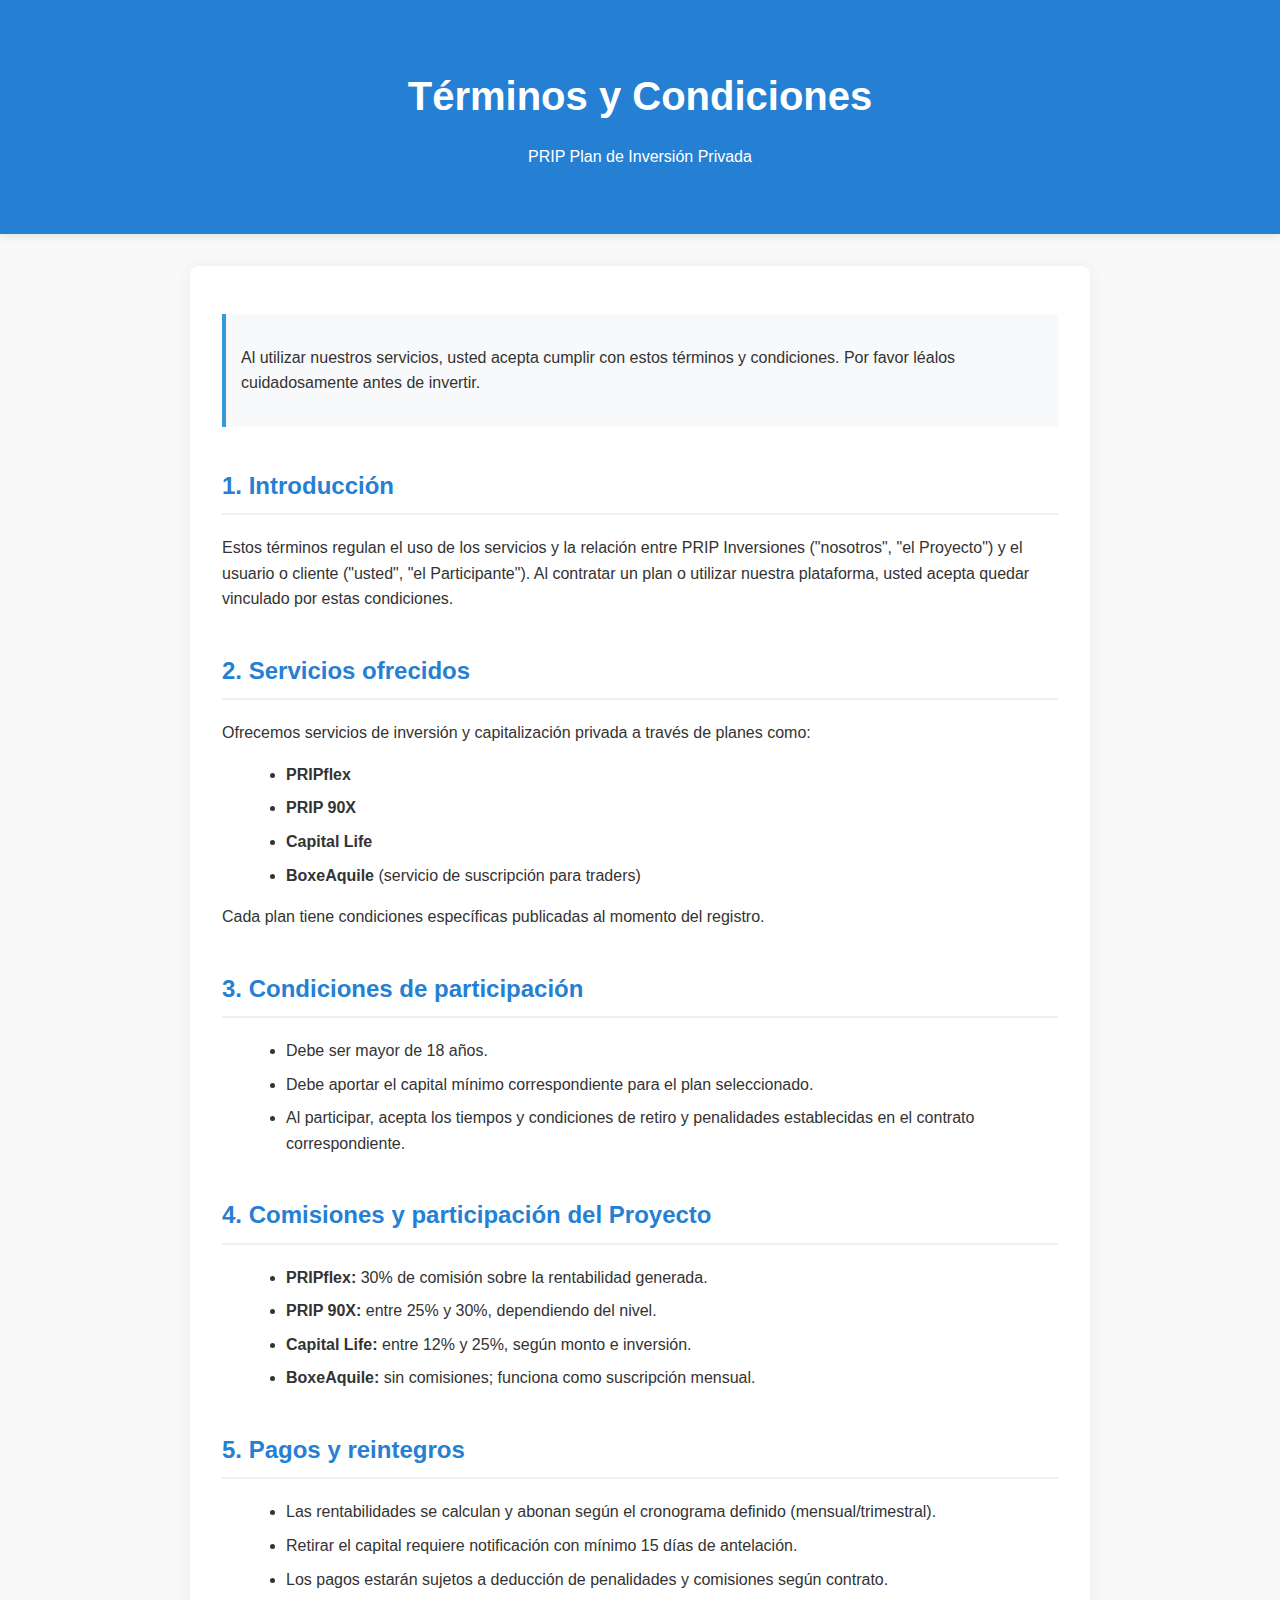
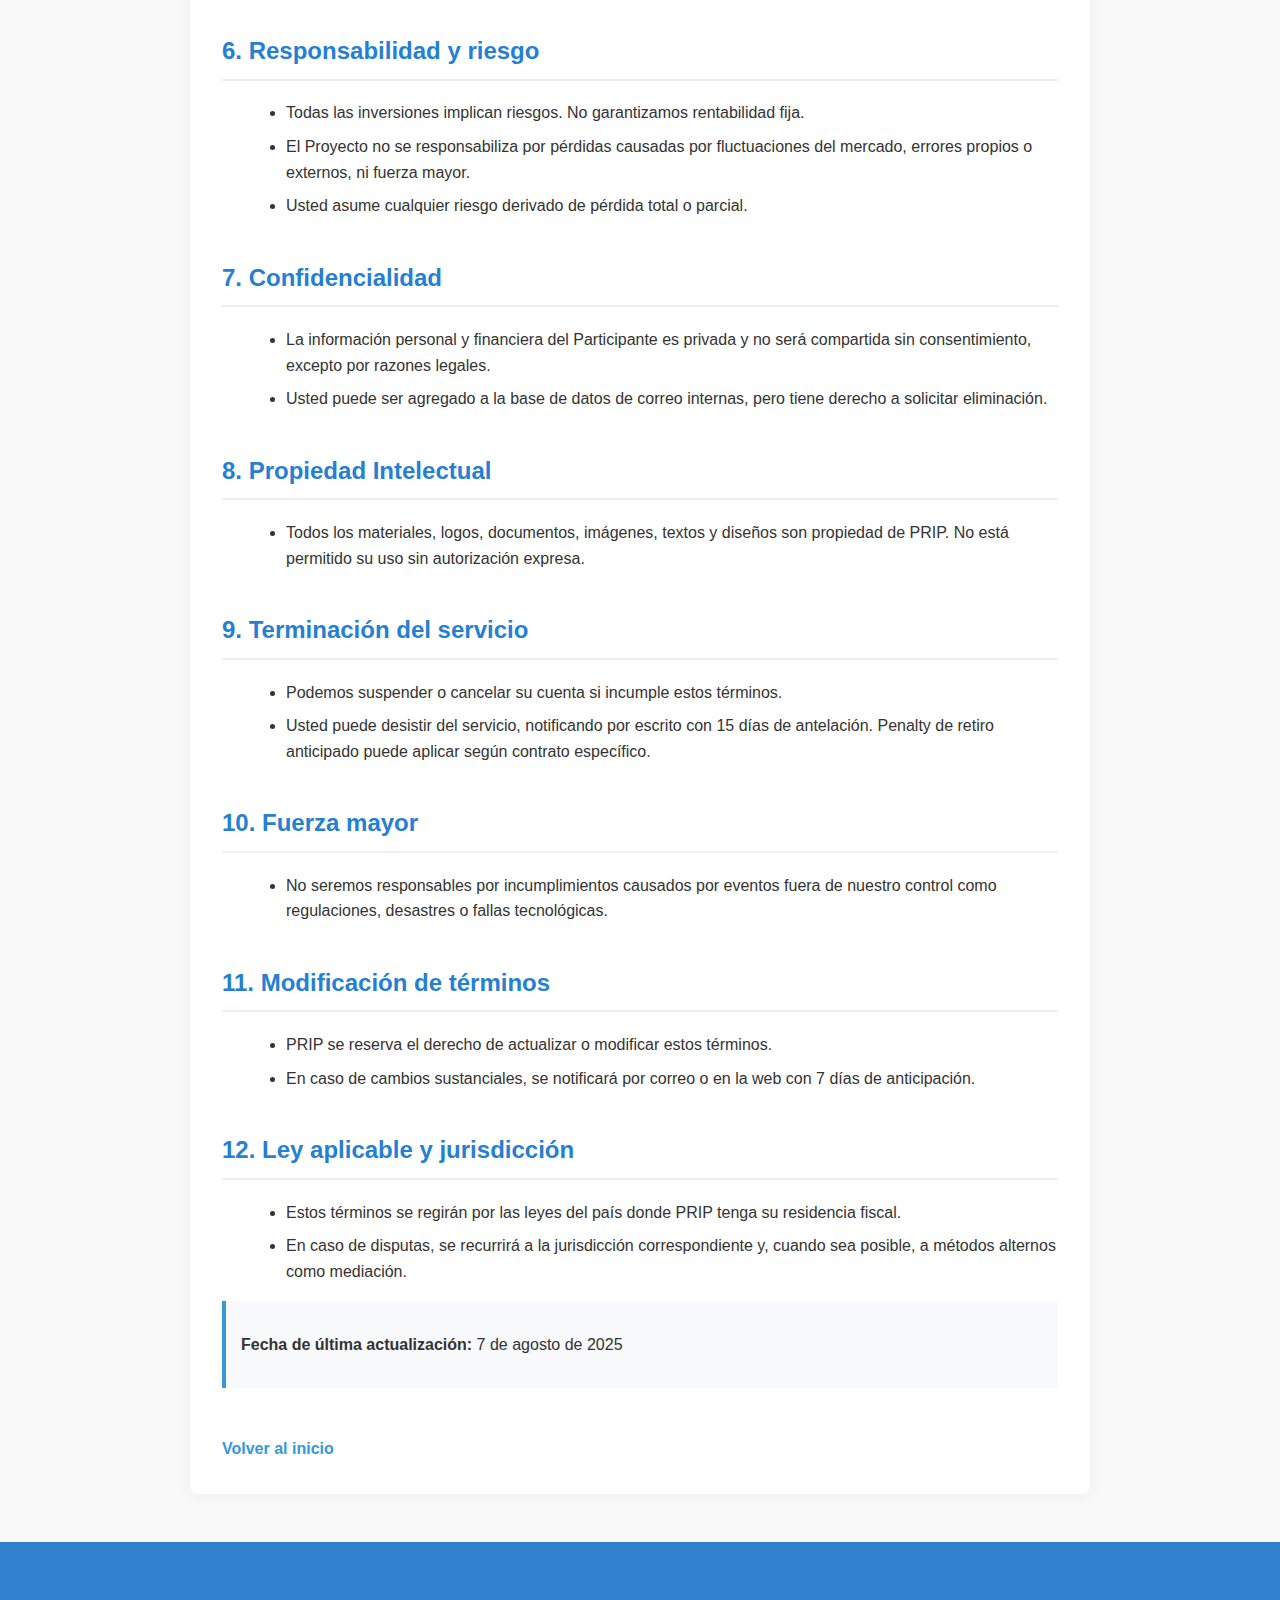
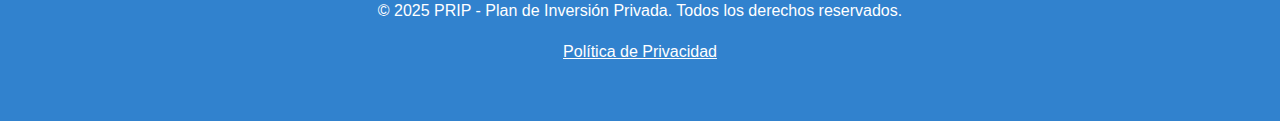
<file: Terminos y Condiciones.html>
<!DOCTYPE html>
<html lang="es">
<head>
    <meta charset="UTF-8">
    <meta name="viewport" content="width=device-width, initial-scale=1.0">
    <title>Términos y Condiciones | PRIP Inversión</title>
    <style>
        :root {
            --primary-color: #257FD3;
            --secondary-color: #3498db;
            --accent-color: #e74c3c;
            --light-color: #ecf0f1;
            --dark-color: #3182ce;
        }
        
        body {
            font-family: 'Segoe UI', Tahoma, Geneva, Verdana, sans-serif;
            line-height: 1.6;
            color: #333;
            margin: 0;
            padding: 0;
            background-color: #f9f9f9;
        }
        
        .header {
            background-color: var(--primary-color);
            color: white;
            padding: 2rem 0;
            text-align: center;
            box-shadow: 0 2px 10px rgba(0,0,0,0.1);
        }
        
        .header h1 {
            margin: 0;
            font-size: 2.5rem;
        }
        
        .container {
            max-width: 900px;
            margin: 2rem auto;
            padding: 0 20px;
        }
        
        .terms-content {
            background: white;
            padding: 2rem;
            border-radius: 8px;
            box-shadow: 0 0 20px rgba(0,0,0,0.05);
        }
        
        h2 {
            color: var(--primary-color);
            margin-top: 2.5rem;
            padding-bottom: 0.5rem;
            border-bottom: 2px solid var(--light-color);
        }
        
        h3 {
            color: var(--secondary-color);
            margin-top: 1.5rem;
        }
        
        ul {
            margin-left: 1.5rem;
        }
        
        li {
            margin-bottom: 0.5rem;
        }
        
        .highlight {
            background-color: #f8f9fa;
            padding: 15px;
            border-left: 4px solid var(--secondary-color);
            margin: 1rem 0;
        }
        
        .footer {
            background-color: var(--dark-color);
            color: white;
            text-align: center;
            padding: 1.5rem 0;
            margin-top: 3rem;
        }
        
        .back-to-top {
            display: inline-block;
            margin-top: 2rem;
            color: var(--secondary-color);
            text-decoration: none;
            font-weight: bold;
        }
        
        @media (max-width: 768px) {
            .container {
                padding: 0 15px;
            }
            
            .terms-content {
                padding: 1.5rem;
            }
            
            .header h1 {
                font-size: 2rem;
            }
        }
    </style>
</head>
<body>
    <header class="header">
        <div class="container">
            <h1>Términos y Condiciones</h1>
            <p>PRIP Plan de Inversión Privada</p>
        </div>
    </header>
    
    <div class="container">
        <div class="terms-content">
            <div class="highlight">
                <p>Al utilizar nuestros servicios, usted acepta cumplir con estos términos y condiciones. Por favor léalos cuidadosamente antes de invertir.</p>
            </div>
            
            <h2 id="introduccion">1. Introducción</h2>
            <p>Estos términos regulan el uso de los servicios y la relación entre PRIP Inversiones ("nosotros", "el Proyecto") y el usuario o cliente ("usted", "el Participante"). Al contratar un plan o utilizar nuestra plataforma, usted acepta quedar vinculado por estas condiciones.</p>
            
            <h2 id="servicios">2. Servicios ofrecidos</h2>
            <p>Ofrecemos servicios de inversión y capitalización privada a través de planes como:</p>
            <ul>
                <li><strong>PRIPflex</strong></li>
                <li><strong>PRIP 90X</strong></li>
                <li><strong>Capital Life</strong></li>
                <li><strong>BoxeAquile</strong> (servicio de suscripción para traders)</li>
            </ul>
            <p>Cada plan tiene condiciones específicas publicadas al momento del registro.</p>
            
            <h2 id="participacion">3. Condiciones de participación</h2>
            <ul>
                <li>Debe ser mayor de 18 años.</li>
                <li>Debe aportar el capital mínimo correspondiente para el plan seleccionado.</li>
                <li>Al participar, acepta los tiempos y condiciones de retiro y penalidades establecidas en el contrato correspondiente.</li>
            </ul>
            
            <h2 id="comisiones">4. Comisiones y participación del Proyecto</h2>
            <ul>
                <li><strong>PRIPflex:</strong> 30% de comisión sobre la rentabilidad generada.</li>
                <li><strong>PRIP 90X:</strong> entre 25% y 30%, dependiendo del nivel.</li>
                <li><strong>Capital Life:</strong> entre 12% y 25%, según monto e inversión.</li>
                <li><strong>BoxeAquile:</strong> sin comisiones; funciona como suscripción mensual.</li>
            </ul>
            
            <h2 id="pagos">5. Pagos y reintegros</h2>
            <ul>
                <li>Las rentabilidades se calculan y abonan según el cronograma definido (mensual/trimestral).</li>
                <li>Retirar el capital requiere notificación con mínimo 15 días de antelación.</li>
                <li>Los pagos estarán sujetos a deducción de penalidades y comisiones según contrato.</li>
            </ul>
            
            <h2 id="responsabilidad">6. Responsabilidad y riesgo</h2>
            <ul>
                <li>Todas las inversiones implican riesgos. No garantizamos rentabilidad fija.</li>
                <li>El Proyecto no se responsabiliza por pérdidas causadas por fluctuaciones del mercado, errores propios o externos, ni fuerza mayor.</li>
                <li>Usted asume cualquier riesgo derivado de pérdida total o parcial.</li>
            </ul>
            
            <h2 id="confidencialidad">7. Confidencialidad</h2>
            <ul>
                <li>La información personal y financiera del Participante es privada y no será compartida sin consentimiento, excepto por razones legales.</li>
                <li>Usted puede ser agregado a la base de datos de correo internas, pero tiene derecho a solicitar eliminación.</li>
            </ul>
            
            <h2 id="propiedad">8. Propiedad Intelectual</h2>
            <ul>
                <li>Todos los materiales, logos, documentos, imágenes, textos y diseños son propiedad de PRIP. No está permitido su uso sin autorización expresa.</li>
            </ul>
            
            <h2 id="terminacion">9. Terminación del servicio</h2>
            <ul>
                <li>Podemos suspender o cancelar su cuenta si incumple estos términos.</li>
                <li>Usted puede desistir del servicio, notificando por escrito con 15 días de antelación. Penalty de retiro anticipado puede aplicar según contrato específico.</li>
            </ul>
            
            <h2 id="fuerza-mayor">10. Fuerza mayor</h2>
            <ul>
                <li>No seremos responsables por incumplimientos causados por eventos fuera de nuestro control como regulaciones, desastres o fallas tecnológicas.</li>
            </ul>
            
            <h2 id="modificacion">11. Modificación de términos</h2>
            <ul>
                <li>PRIP se reserva el derecho de actualizar o modificar estos términos.</li>
                <li>En caso de cambios sustanciales, se notificará por correo o en la web con 7 días de anticipación.</li>
            </ul>
            
            <h2 id="jurisdiccion">12. Ley aplicable y jurisdicción</h2>
            <ul>
                <li>Estos términos se regirán por las leyes del país donde PRIP tenga su residencia fiscal.</li>
                <li>En caso de disputas, se recurrirá a la jurisdicción correspondiente y, cuando sea posible, a métodos alternos como mediación.</li>
            </ul>
            
            <div class="highlight">
                <p><strong>Fecha de última actualización:</strong> 7 de agosto de 2025</p>
            </div>
            
            <a href="index.html" class="back-to-top">Volver al inicio</a>
        </div>
    </div>
    
    <footer class="footer">
        <div class="container">
            <p>© 2025 PRIP - Plan de Inversión Privada. Todos los derechos reservados.</p>
            <p><a href="#" style="color: white;">Política de Privacidad</a>
        </div>
    </footer>
    
    <script>
        // Smooth scrolling for anchor links
        document.querySelectorAll('a[href^="#"]').forEach(anchor => {
            anchor.addEventListener('click', function (e) {
                e.preventDefault();
                
                document.querySelector(this.getAttribute('href')).scrollIntoView({
                    behavior: 'smooth'
                });
            });
        });
        
        // Back to top button functionality
        const backToTop = document.querySelector('.back-to-top');
        window.addEventListener('scroll', () => {
            if (window.pageYOffset > 300) {
                backToTop.style.display = 'inline-block';
            } else {
                backToTop.style.display = 'none';
            }
        });
    </script>
</body>
</html>
</file>
